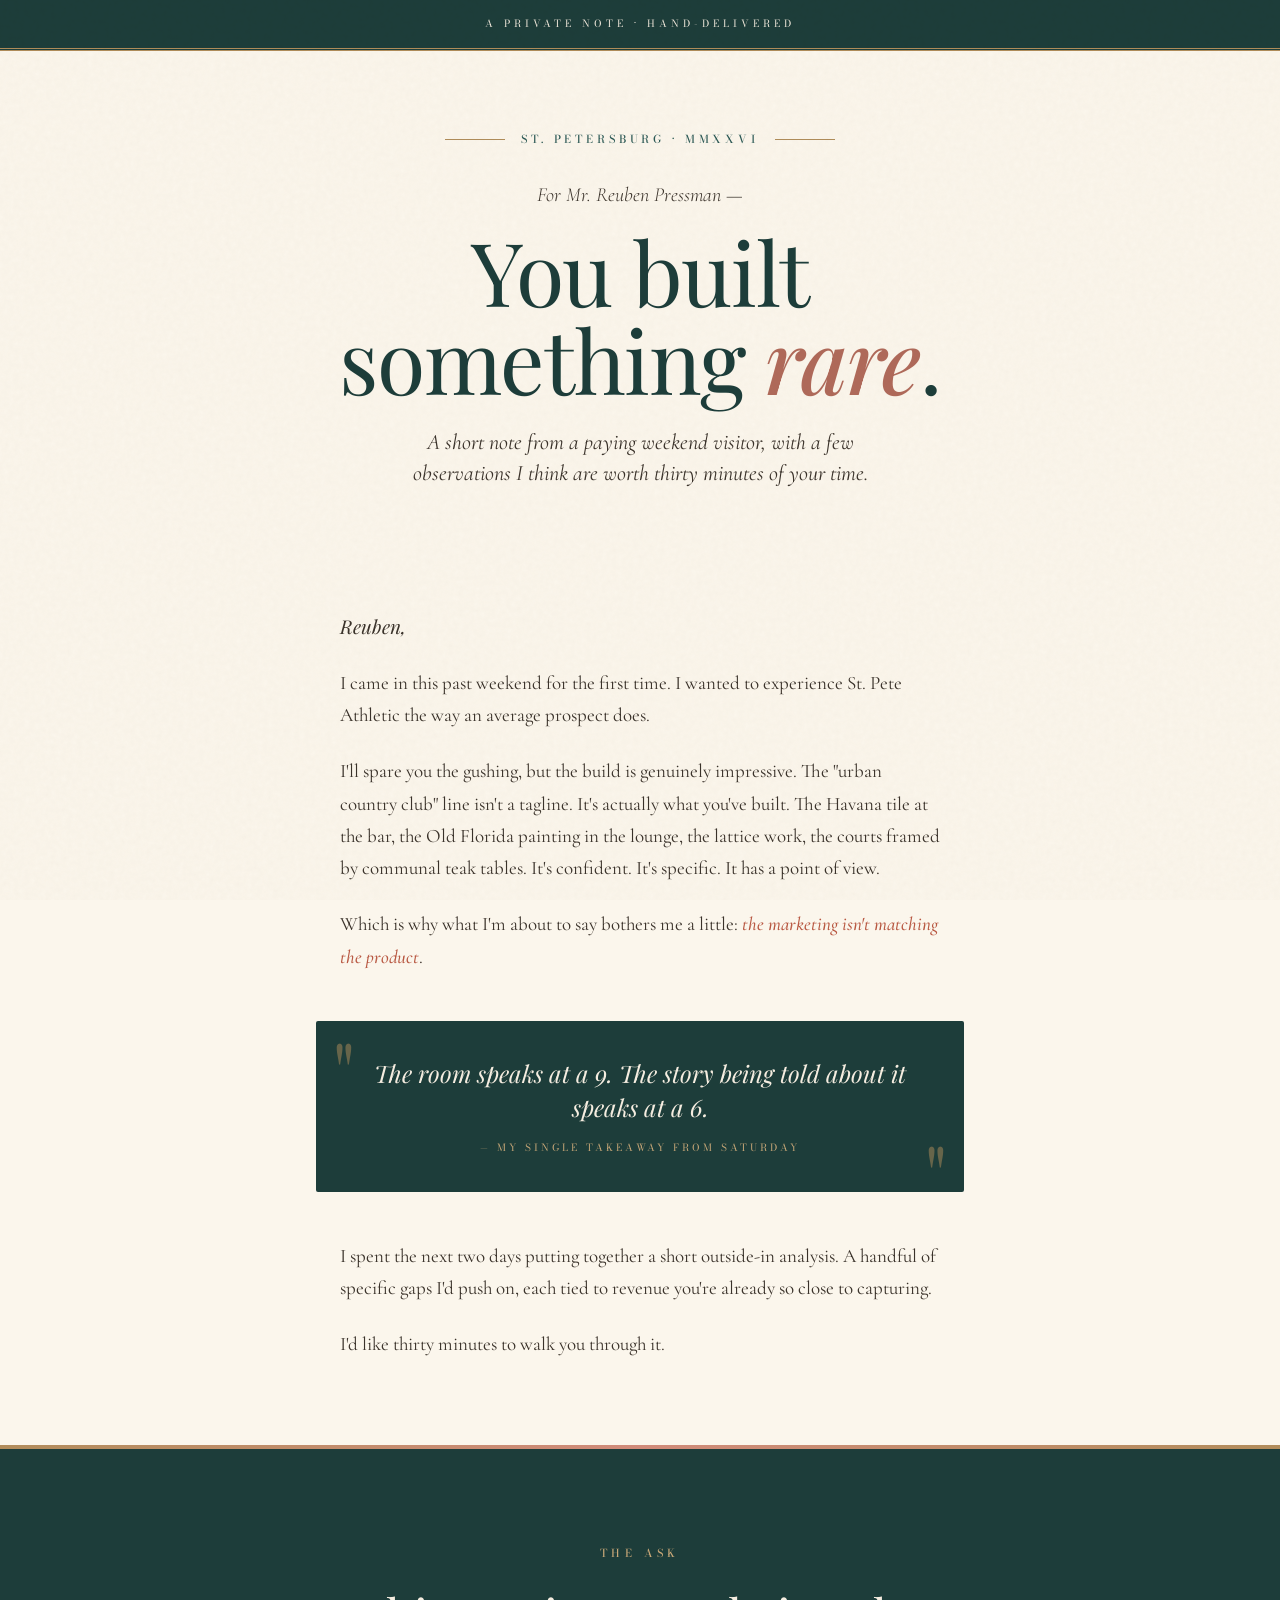
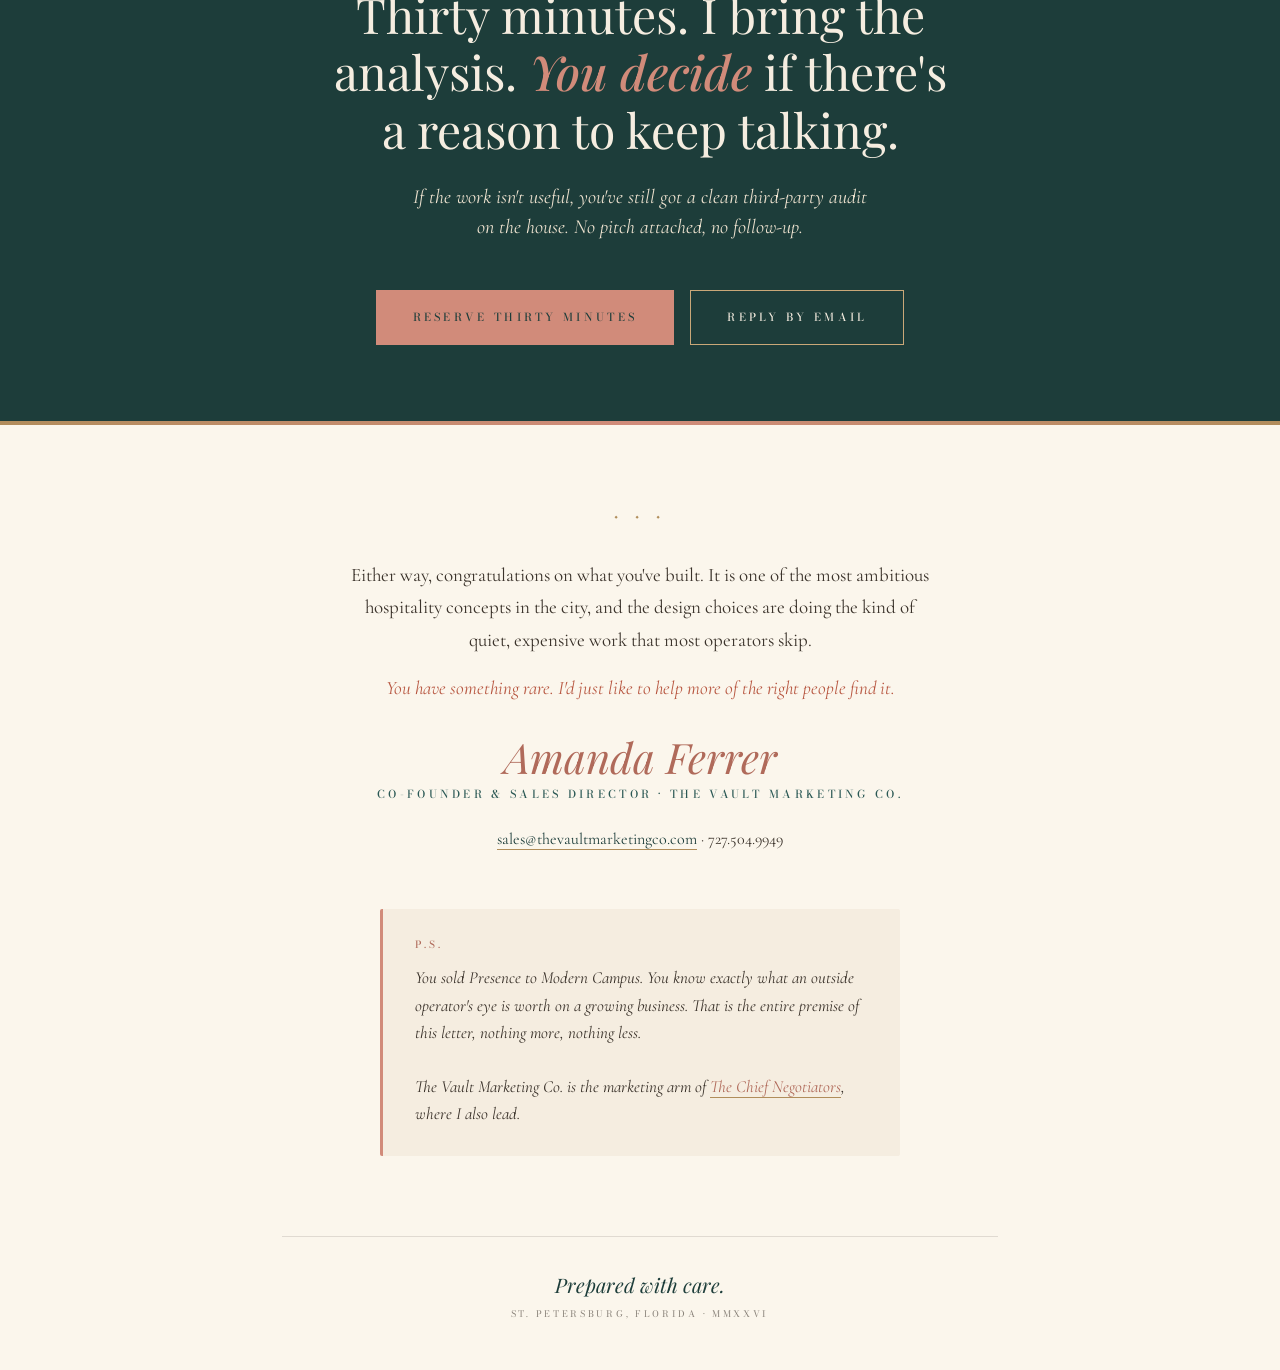
<file: pressman.html>
<!DOCTYPE html>
<html lang="en">
<head>
<meta charset="UTF-8">
<meta name="viewport" content="width=device-width, initial-scale=1.0">
<title>For Reuben — A Note From Saturday</title>
<link rel="preconnect" href="https://fonts.googleapis.com">
<link rel="preconnect" href="https://fonts.gstatic.com" crossorigin>
<link href="https://fonts.googleapis.com/css2?family=Playfair+Display:ital,wght@0,400;0,500;0,600;1,400;1,500&family=Cormorant+Garamond:ital,wght@0,300;0,400;0,500;1,400&family=Bodoni+Moda:ital,opsz,wght@0,6..96,400;0,6..96,500;1,6..96,400&display=swap" rel="stylesheet">
<style>
  :root {
    --teal-deep: #1d3d3a;
    --teal: #2a5854;
    --teal-soft: #3a6f6a;
    --court: #4a7858;
    --rose: #d18b7a;
    --rose-deep: #b06a5a;
    --terracotta: #b85842;
    --cream: #f5ede0;
    --cream-warm: #ede2cf;
    --paper: #fbf6ec;
    --ink: #1a1612;
    --ink-soft: #3a322a;
    --gold: #b08d5a;
    --gold-soft: #c9a878;
    --line: rgba(26, 22, 18, 0.12);
  }

  * { margin: 0; padding: 0; box-sizing: border-box; }

  html { scroll-behavior: smooth; }

  body {
    font-family: 'Cormorant Garamond', Georgia, serif;
    background: var(--paper);
    color: var(--ink);
    line-height: 1.55;
    overflow-x: hidden;
    font-weight: 400;
    font-size: 18px;
  }

  body::before {
    content: '';
    position: fixed;
    inset: 0;
    background-image: url("data:image/svg+xml,%3Csvg viewBox='0 0 200 200' xmlns='http://www.w3.org/2000/svg'%3E%3Cfilter id='n'%3E%3CfeTurbulence type='fractalNoise' baseFrequency='0.85' numOctaves='2'/%3E%3CfeColorMatrix values='0 0 0 0 0.4 0 0 0 0 0.3 0 0 0 0 0.2 0 0 0 0.08 0'/%3E%3C/filter%3E%3Crect width='100%25' height='100%25' filter='url(%23n)'/%3E%3C/svg%3E");
    pointer-events: none;
    z-index: 999;
    opacity: 0.6;
    mix-blend-mode: multiply;
  }

  .container {
    max-width: 780px;
    margin: 0 auto;
    padding: 0 32px;
    position: relative;
  }

  .topbar {
    background: var(--teal-deep);
    padding: 16px 0;
    text-align: center;
    color: var(--cream);
    font-family: 'Bodoni Moda', serif;
    font-size: 10px;
    letter-spacing: 0.4em;
    text-transform: uppercase;
    border-bottom: 3px double var(--gold);
  }

  .hero {
    padding: 80px 0 60px;
    text-align: center;
    position: relative;
  }

  .hero-ornament {
    display: flex;
    align-items: center;
    justify-content: center;
    gap: 16px;
    margin-bottom: 32px;
    color: var(--gold);
  }

  .hero-ornament::before,
  .hero-ornament::after {
    content: '';
    width: 60px;
    height: 1px;
    background: var(--gold);
  }

  .hero-ornament span {
    font-family: 'Bodoni Moda', serif;
    font-size: 11px;
    letter-spacing: 0.35em;
    text-transform: uppercase;
    color: var(--teal);
    font-weight: 500;
  }

  .hero-recipient {
    font-family: 'Cormorant Garamond', serif;
    font-style: italic;
    font-size: 20px;
    color: var(--ink-soft);
    margin-bottom: 8px;
    font-weight: 300;
  }

  .hero h1 {
    font-family: 'Playfair Display', serif;
    font-weight: 400;
    font-size: clamp(48px, 7.5vw, 88px);
    line-height: 1.0;
    color: var(--teal-deep);
    margin: 16px 0 24px;
    letter-spacing: -0.015em;
  }

  .hero h1 em {
    font-family: 'Playfair Display', serif;
    font-style: italic;
    color: var(--rose-deep);
    font-weight: 500;
  }

  .hero-subtitle {
    font-family: 'Cormorant Garamond', serif;
    font-style: italic;
    font-size: 22px;
    color: var(--ink-soft);
    max-width: 520px;
    margin: 0 auto;
    font-weight: 400;
    line-height: 1.45;
  }

  .letter {
    padding: 60px 0;
    max-width: 600px;
    margin: 0 auto;
  }

  .letter-greeting {
    font-family: 'Playfair Display', serif;
    font-style: italic;
    font-size: 28px;
    color: var(--teal-deep);
    margin-bottom: 32px;
    font-weight: 400;
  }

  .letter p {
    font-size: 19px;
    line-height: 1.7;
    margin-bottom: 24px;
    color: var(--ink-soft);
  }

  .letter p em {
    font-style: italic;
    color: var(--terracotta);
    font-weight: 500;
  }

  .pullquote {
    margin: 48px -24px;
    padding: 36px 48px;
    background: var(--teal-deep);
    color: var(--cream);
    text-align: center;
    position: relative;
    border-radius: 2px;
  }

  .pullquote::before,
  .pullquote::after {
    content: '"';
    position: absolute;
    font-family: 'Playfair Display', serif;
    font-size: 80px;
    color: var(--gold);
    line-height: 1;
    opacity: 0.5;
  }

  .pullquote::before { top: 8px; left: 16px; }
  .pullquote::after { bottom: -20px; right: 16px; }

  .pullquote p {
    font-family: 'Playfair Display', serif;
    font-style: italic;
    font-size: 24px;
    line-height: 1.4;
    margin: 0;
    color: var(--cream);
    font-weight: 400;
  }

  .pullquote .signature-line {
    margin-top: 16px;
    font-family: 'Bodoni Moda', serif;
    font-size: 10px;
    letter-spacing: 0.3em;
    text-transform: uppercase;
    color: var(--gold-soft);
    font-style: normal;
  }

  .ask {
    padding: 100px 32px 80px;
    text-align: center;
    background: var(--teal-deep);
    margin: 0 -32px;
    color: var(--cream);
    position: relative;
  }

  .ask::before,
  .ask::after {
    content: '';
    position: absolute;
    left: 0;
    right: 0;
    height: 4px;
    background: linear-gradient(to right, var(--gold) 0%, var(--rose) 50%, var(--gold) 100%);
  }

  .ask::before { top: 0; }
  .ask::after { bottom: 0; }

  .ask-inner {
    max-width: 640px;
    margin: 0 auto;
  }

  .ask-eyebrow {
    font-family: 'Bodoni Moda', serif;
    font-size: 11px;
    letter-spacing: 0.4em;
    text-transform: uppercase;
    color: var(--gold-soft);
    margin-bottom: 24px;
    font-weight: 500;
  }

  .ask-quote {
    font-family: 'Playfair Display', serif;
    font-size: clamp(32px, 4.5vw, 48px);
    font-weight: 400;
    line-height: 1.2;
    color: var(--cream);
    margin-bottom: 24px;
  }

  .ask-quote em {
    font-style: italic;
    color: var(--rose);
    font-weight: 500;
  }

  .ask-sub {
    font-family: 'Cormorant Garamond', serif;
    font-style: italic;
    font-size: 20px;
    color: var(--cream-warm);
    margin-bottom: 48px;
    max-width: 460px;
    margin-left: auto;
    margin-right: auto;
    line-height: 1.5;
  }

  .cta-group {
    display: flex;
    gap: 16px;
    justify-content: center;
    flex-wrap: wrap;
  }

  .cta {
    display: inline-block;
    padding: 18px 36px;
    font-family: 'Bodoni Moda', serif;
    font-size: 11px;
    letter-spacing: 0.3em;
    text-transform: uppercase;
    text-decoration: none;
    transition: all 0.3s ease;
    font-weight: 500;
    border: 1px solid;
  }

  .cta-primary {
    background: var(--rose);
    color: var(--teal-deep);
    border-color: var(--rose);
  }

  .cta-primary:hover {
    background: var(--cream);
    border-color: var(--cream);
    transform: translateY(-2px);
    box-shadow: 0 12px 30px rgba(0,0,0,0.3);
  }

  .cta-secondary {
    background: transparent;
    color: var(--cream);
    border-color: var(--gold-soft);
  }

  .cta-secondary:hover {
    background: var(--gold);
    border-color: var(--gold);
    color: var(--teal-deep);
  }

  .signature {
    padding: 80px 0;
    text-align: center;
    max-width: 580px;
    margin: 0 auto;
  }

  .signature-ornament {
    color: var(--gold);
    margin-bottom: 32px;
    font-size: 14px;
    letter-spacing: 0.5em;
  }

  .signature p {
    font-size: 19px;
    line-height: 1.7;
    color: var(--ink-soft);
    margin-bottom: 16px;
  }

  .signature p em {
    font-style: italic;
    color: var(--terracotta);
  }

  .sig-name {
    font-family: 'Playfair Display', serif;
    font-style: italic;
    font-size: 42px;
    font-weight: 400;
    color: var(--rose-deep);
    margin: 32px 0 8px;
    line-height: 1;
  }

  .sig-title {
    font-family: 'Bodoni Moda', serif;
    font-size: 11px;
    letter-spacing: 0.3em;
    text-transform: uppercase;
    color: var(--teal);
    margin-bottom: 24px;
    font-weight: 500;
  }

  .sig-contact {
    font-family: 'Cormorant Garamond', serif;
    font-size: 16px;
    color: var(--ink-soft);
    line-height: 1.6;
  }

  .sig-contact a {
    color: var(--teal-deep);
    text-decoration: none;
    border-bottom: 1px solid var(--gold);
  }

  .ps {
    margin: 56px auto 0;
    padding: 28px 32px;
    background: var(--cream);
    border-left: 3px solid var(--rose);
    text-align: left;
    max-width: 520px;
    border-radius: 2px;
  }

  .ps-label {
    font-family: 'Bodoni Moda', serif;
    font-size: 10px;
    letter-spacing: 0.3em;
    text-transform: uppercase;
    color: var(--rose-deep);
    margin-bottom: 12px;
    font-weight: 500;
  }

  .ps-text {
    font-family: 'Cormorant Garamond', serif;
    font-style: italic;
    font-size: 17px;
    line-height: 1.6;
    color: var(--ink-soft);
  }

  .footer {
    padding: 32px 0 48px;
    text-align: center;
    border-top: 1px solid var(--line);
  }

  .footer-mark {
    font-family: 'Playfair Display', serif;
    font-style: italic;
    font-size: 20px;
    color: var(--teal-deep);
    margin-bottom: 8px;
  }

  .footer-meta {
    font-family: 'Bodoni Moda', serif;
    font-size: 9px;
    letter-spacing: 0.3em;
    text-transform: uppercase;
    color: var(--ink-soft);
    opacity: 0.6;
  }

  .reveal {
    opacity: 0;
    transform: translateY(24px);
    transition: opacity 1s ease, transform 1s ease;
  }

  .reveal.visible {
    opacity: 1;
    transform: translateY(0);
  }

  @media (max-width: 640px) {
    body { font-size: 17px; }
    .container { padding: 0 24px; }
    .hero { padding: 56px 0 40px; }
    .ask { margin: 0 -24px; padding: 80px 24px 64px; }
    .pullquote { margin: 32px 0; padding: 28px 24px; }
    .pullquote p { font-size: 20px; }
    .cta-group { flex-direction: column; }
    .cta { width: 100%; }
    .ps { padding: 22px 20px; }
  }
</style>
</head>
<body>

  <div class="topbar">
    A Private Note · Hand-Delivered
  </div>

<div class="container">

  <section class="hero">
    <div class="hero-ornament"><span>St. Petersburg · MMXXVI</span></div>
    <p class="hero-recipient">For Mr. Reuben Pressman —</p>
    <h1>You built<br>something <em>rare</em>.</h1>
    <p class="hero-subtitle">A short note from a paying weekend visitor, with a few observations I think are worth thirty minutes of your time.</p>
  </section>

  <section class="letter">
    <p class="letter-greeting">Reuben,</p>
    <p>I came in this past weekend for the first time. I wanted to experience St. Pete Athletic the way an average prospect does.</p>
    <p>I'll spare you the gushing, but the build is genuinely impressive. The "urban country club" line isn't a tagline. It's actually what you've built. The Havana tile at the bar, the Old Florida painting in the lounge, the lattice work, the courts framed by communal teak tables. It's confident. It's specific. It has a point of view.</p>
    <p>Which is why what I'm about to say bothers me a little: <em>the marketing isn't matching the product</em>.</p>

    <div class="pullquote">
      <p>The room speaks at a 9. The story being told about it speaks at a 6.</p>
      <div class="signature-line">— My single takeaway from Saturday</div>
    </div>

    <p>I spent the next two days putting together a short outside-in analysis. A handful of specific gaps I'd push on, each tied to revenue you're already so close to capturing.</p>
    <p>I'd like thirty minutes to walk you through it.</p>
  </section>

</div>

  <section class="ask">
    <div class="ask-inner">
      <div class="ask-eyebrow">The Ask</div>
      <h2 class="ask-quote">Thirty minutes. I bring the analysis. <em>You decide</em> if there's a reason to keep talking.</h2>
      <p class="ask-sub">If the work isn't useful, you've still got a clean third-party audit on the house. No pitch attached, no follow-up.</p>
      <div class="cta-group">
        <a href="#" class="cta cta-primary" id="meetingLink">Reserve Thirty Minutes</a>
        <a href="#" class="cta cta-secondary" id="emailLink">Reply by Email</a>
      </div>
    </div>
  </section>

<div class="container">

  <section class="signature">
    <div class="signature-ornament">◆ ◆ ◆</div>
    <p>Either way, congratulations on what you've built. It is one of the most ambitious hospitality concepts in the city, and the design choices are doing the kind of quiet, expensive work that most operators skip.</p>
    <p><em>You have something rare. I'd just like to help more of the right people find it.</em></p>

    <div class="sig-name">Amanda Ferrer</div>
    <div class="sig-title">Co-Founder &amp; Sales Director · The Vault Marketing Co.</div>
    <div class="sig-contact">
      <a href="mailto:sales@thevaultmarketingco.com">sales@thevaultmarketingco.com</a> · 727.504.9949
    </div>

    <div class="ps">
      <div class="ps-label">P.S.</div>
      <div class="ps-text">You sold Presence to Modern Campus. You know exactly what an outside operator's eye is worth on a growing business. That is the entire premise of this letter, nothing more, nothing less.<br><br>The Vault Marketing Co. is the marketing arm of <a href="https://thechiefnegotiators.com" style="color: var(--rose-deep); text-decoration: none; border-bottom: 1px solid var(--gold);">The Chief Negotiators</a>, where I also lead.</div>
    </div>
  </section>

  <footer class="footer">
    <div class="footer-mark">Prepared with care.</div>
    <div class="footer-meta">St. Petersburg, Florida · MMXXVI</div>
  </footer>

</div>

<script>
  const observer = new IntersectionObserver((entries) => {
    entries.forEach(entry => {
      if (entry.isIntersecting) {
        entry.target.classList.add('visible');
      }
    });
  }, { threshold: 0.08 });

  document.querySelectorAll('section').forEach(s => {
    s.classList.add('reveal');
    observer.observe(s);
  });

  document.getElementById('meetingLink').href = 'https://scheduler.zoom.us/amanda-ferrer/30-min-with-amanda';
  document.getElementById('emailLink').href = 'mailto:amanda@thechiefnegotiators.com?subject=Re: A Note From Saturday';
</script>

</body>
</html>
</file>
